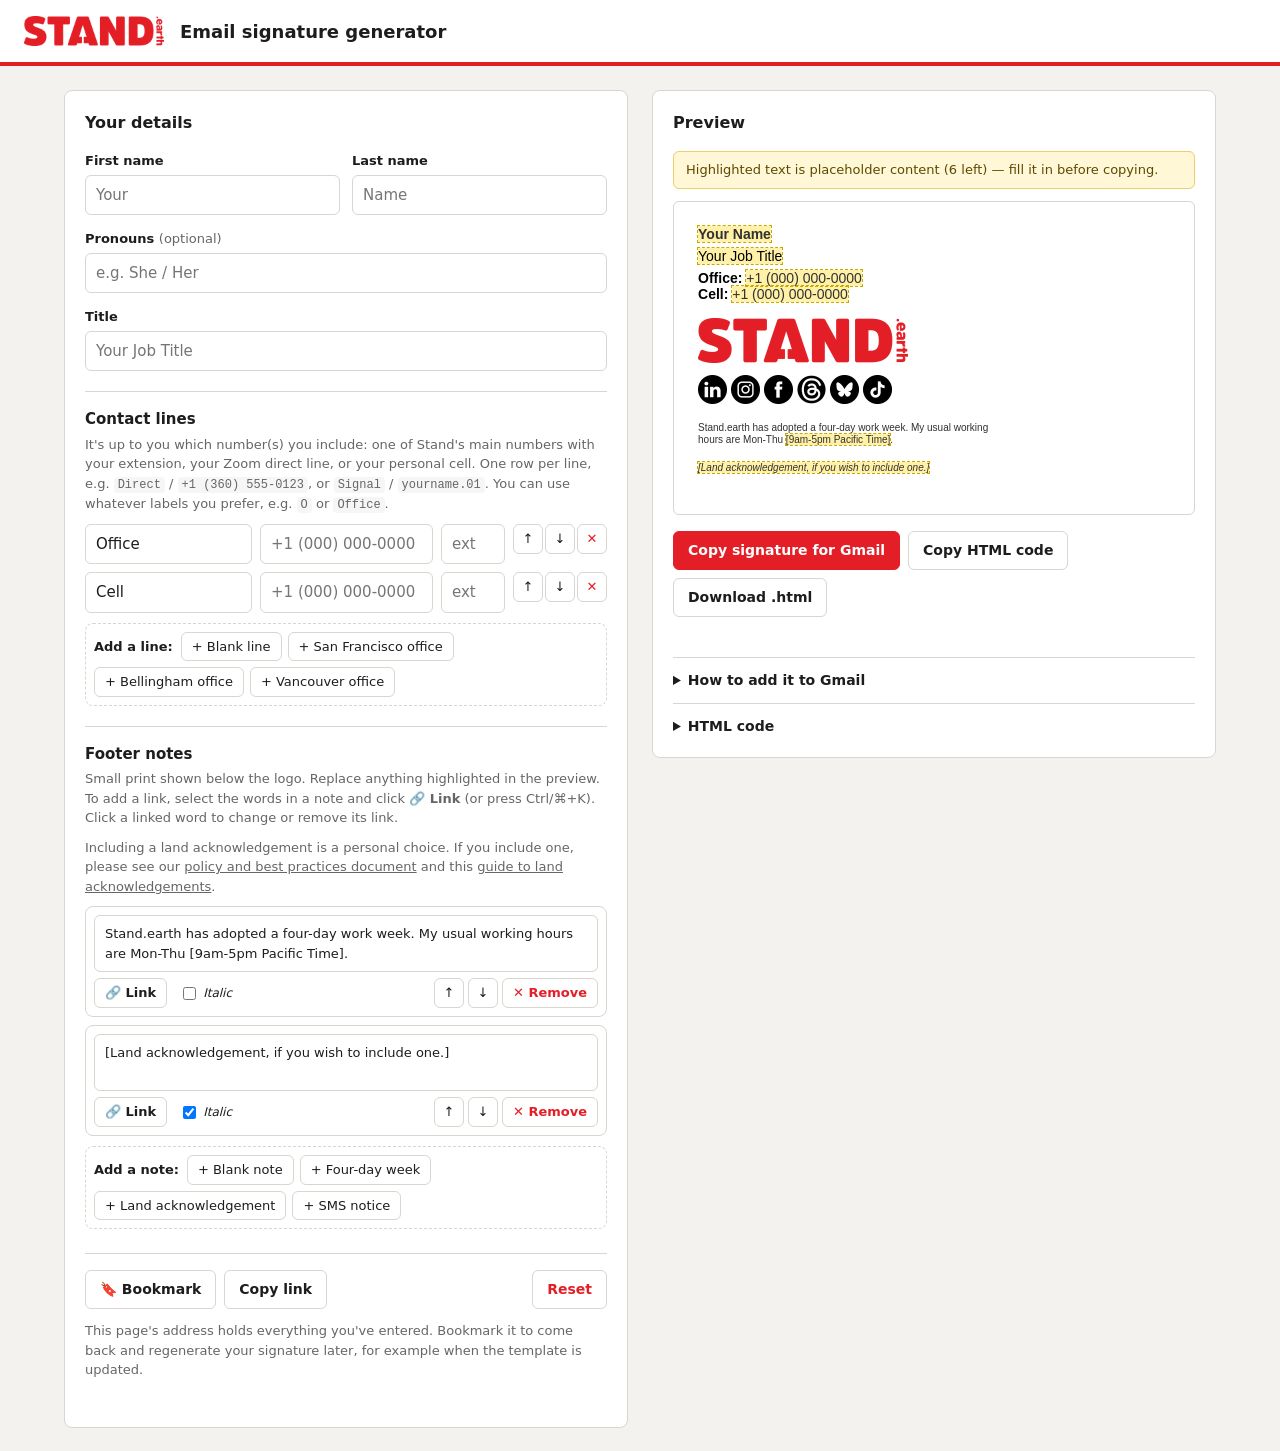
<file: index.html>
<!doctype html>
<html lang="en">
  <head>
    <meta charset="utf-8" />
    <meta name="viewport" content="width=device-width, initial-scale=1" />
    <title>Stand Email Signature</title>
    <link
      rel="icon"
      type="image/png"
      sizes="32x32"
      href="assets/img/favicon-32.png"
    />
    <link rel="apple-touch-icon" href="assets/img/apple-touch-icon.png" />
    <link rel="stylesheet" href="styles.css" />
  </head>
  <body>
    <header class="site-header">
      <img
        src="assets/img/stand-logo.png"
        width="140"
        height="30"
        alt="Stand.earth"
      />
      <h1>Email signature generator</h1>
    </header>

    <main class="layout">
      <form id="sig-form" class="panel form" autocomplete="on" novalidate>
        <h2>Your details</h2>

        <div class="field-pair">
          <label class="field">
            <span>First name</span>
            <input
              id="f-first-name"
              name="first_name"
              type="text"
              placeholder="Your"
              autocomplete="given-name"
            />
          </label>
          <label class="field">
            <span>Last name</span>
            <input
              id="f-last-name"
              name="last_name"
              type="text"
              placeholder="Name"
              autocomplete="family-name"
            />
          </label>
        </div>

        <label class="field">
          <span>Pronouns <em>(optional)</em></span>
          <input
            id="f-pronouns"
            name="pronouns"
            type="text"
            placeholder="e.g. She / Her"
            list="pronoun-options"
          />
          <datalist id="pronoun-options">
            <option value="She / Her"></option>
            <option value="He / Him"></option>
            <option value="They / Them"></option>
            <option value="She / They"></option>
            <option value="He / They"></option>
          </datalist>
        </label>

        <label class="field">
          <span>Title</span>
          <input
            id="f-title"
            name="title"
            type="text"
            placeholder="Your Job Title"
            autocomplete="organization-title"
          />
        </label>

        <fieldset class="group">
          <legend>Contact lines</legend>
          <p class="hint">
            It's up to you which number(s) you include: one of Stand's main
            numbers with your extension, your Zoom direct line, or your personal
            cell. One row per line, e.g. <code>Direct</code> /
            <code>+1 (360) 555-0123</code>, or <code>Signal</code> /
            <code>yourname.01</code>. You can use whatever labels you prefer,
            e.g. <code>O</code> or <code>Office</code>.
          </p>
          <div id="contacts" class="rows"></div>
          <div class="add-bar" role="group" aria-labelledby="add-line-label">
            <span class="add-bar-label" id="add-line-label">Add a line:</span>
            <button type="button" class="btn small add-btn" id="add-contact">
              + Blank line
            </button>
            <span id="office-buttons" class="add-bar-group"></span>
          </div>
        </fieldset>

        <fieldset class="group">
          <legend>Footer notes</legend>
          <p class="hint">
            Small print shown below the logo. Replace anything highlighted in
            the preview. To add a link, select the words in a note and click
            <strong>🔗 Link</strong> (or press Ctrl/⌘+K). Click a linked word to
            change or remove its link.
          </p>
          <p class="hint">
            Including a land acknowledgement is a personal choice. If you
            include one, please see our
            <a id="land-policy" target="_blank" rel="noopener"
              >policy and best practices document</a
            >
            and this
            <a id="land-guide" target="_blank" rel="noopener"
              >guide to land acknowledgements</a
            >.
          </p>
          <div id="notes" class="rows"></div>
          <div class="add-bar" role="group" aria-labelledby="add-note-label">
            <span class="add-bar-label" id="add-note-label">Add a note:</span>
            <button type="button" class="btn small add-btn" id="add-note">
              + Blank note
            </button>
            <button type="button" class="btn small add-btn" data-preset="workweek">
              + Four-day week
            </button>
            <button type="button" class="btn small add-btn" data-preset="land">
              + Land acknowledgement
            </button>
            <button type="button" class="btn small add-btn" data-preset="sms">
              + SMS notice
            </button>
          </div>
        </fieldset>

        <div class="form-footer">
          <div class="footer-actions">
            <button type="button" class="btn" id="bookmark">🔖 Bookmark</button>
            <button type="button" class="btn ghost" id="copy-link">
              Copy link
            </button>
          </div>
          <button type="button" class="btn ghost danger" id="reset">
            Reset
          </button>
        </div>
        <p class="hint footer-hint">
          This page's address holds everything you've entered. Bookmark it to
          come back and regenerate your signature later, for example when the
          template is updated.
        </p>
        <p id="footer-status" class="status" role="status" aria-live="polite"></p>
      </form>

      <section class="panel output" aria-labelledby="preview-heading">
        <h2 id="preview-heading">Preview</h2>
        <div id="warning" class="warning" hidden></div>
        <div class="preview-frame">
          <div id="preview" class="sig-preview"></div>
        </div>

        <div class="actions">
          <button type="button" class="btn primary" id="copy-rich">
            Copy signature for Gmail
          </button>
          <button type="button" class="btn" id="copy-html">
            Copy HTML code
          </button>
          <button type="button" class="btn" id="download">
            Download .html
          </button>
        </div>
        <p id="status" class="status" role="status" aria-live="polite"></p>

        <details class="help">
          <summary>How to add it to Gmail</summary>
          <ol>
            <li>Click <strong>Copy signature for Gmail</strong> above.</li>
            <li>
              In Gmail, open <strong>Settings</strong> (gear icon) →
              <strong>See all settings</strong> → <strong>General</strong>.
            </li>
            <li>
              Under <strong>Signature</strong>, click
              <strong>Create new</strong> (or select your existing one) and
              paste into the editor box.
            </li>
            <li>
              Scroll to the bottom and click <strong>Save Changes</strong>.
            </li>
          </ol>
          <p>
            For other email clients (Outlook, Apple Mail, etc.) use
            <strong>Download .html</strong> or <strong>Copy HTML code</strong>.
          </p>
        </details>

        <details class="help">
          <summary>HTML code</summary>
          <pre id="code" class="code"></pre>
        </details>
      </section>
    </main>

    <template id="contact-row">
      <div class="row contact-row">
        <input
          class="label-input"
          type="text"
          placeholder="Label"
          aria-label="Label"
        />
        <input
          class="value-input"
          type="text"
          placeholder="+1 (000) 000-0000"
          aria-label="Value"
        />
        <input
          class="ext-input"
          type="text"
          placeholder="ext"
          aria-label="Extension (optional)"
          title="Extension (optional)"
          inputmode="numeric"
        />
        <div class="row-tools">
          <button
            type="button"
            class="icon-btn"
            data-move="-1"
            aria-label="Move up"
            title="Move up"
          >
            ↑
          </button>
          <button
            type="button"
            class="icon-btn"
            data-move="1"
            aria-label="Move down"
            title="Move down"
          >
            ↓
          </button>
          <button
            type="button"
            class="icon-btn danger"
            data-remove
            aria-label="Remove line"
            title="Remove"
          >
            ✕
          </button>
        </div>
      </div>
    </template>

    <template id="note-row">
      <div class="row note-row">
        <div class="note-field">
          <div class="note-backdrop" aria-hidden="true">
            <div class="note-highlights"></div>
          </div>
          <textarea class="note-input" rows="2" aria-label="Note text"></textarea>
          <div class="link-bubble" role="dialog" aria-label="Link" hidden>
            <a class="link-bubble-url" target="_blank" rel="noopener"></a>
            <span class="link-bubble-actions">
              <button type="button" class="link-bubble-btn" data-link-edit>
                Edit
              </button>
              <button type="button" class="link-bubble-btn danger" data-unlink>
                Remove
              </button>
            </span>
            <span class="link-bubble-auto">added automatically</span>
          </div>
        </div>
        <div class="note-toolbar">
          <div class="note-format">
            <button
              type="button"
              class="btn small ghost"
              data-link
              title="Link the selected words (Ctrl/⌘+K)"
            >
              🔗 Link
            </button>
            <label class="italic-toggle"
              ><input type="checkbox" class="italic-input" />
              <em>Italic</em></label
            >
          </div>
          <div class="note-arrange">
            <button
              type="button"
              class="icon-btn"
              data-move="-1"
              aria-label="Move note up"
              title="Move up"
            >
              ↑
            </button>
            <button
              type="button"
              class="icon-btn"
              data-move="1"
              aria-label="Move note down"
              title="Move down"
            >
              ↓
            </button>
            <button
              type="button"
              class="btn small ghost danger"
              data-remove
              aria-label="Remove note"
            >
              ✕ Remove
            </button>
          </div>
        </div>
        <p class="link-msg" role="status" hidden></p>
        <div class="link-form" hidden>
          <label class="link-form-label">
            <span>Link “<span class="link-form-text"></span>” to</span>
            <input
              type="url"
              class="link-url"
              placeholder="https://…"
              inputmode="url"
              autocomplete="url"
            />
          </label>
          <button type="button" class="btn small" data-link-save>
            Add link
          </button>
          <button type="button" class="btn small ghost" data-link-cancel>
            Cancel
          </button>
        </div>
      </div>
    </template>

    <script src="vendor/libphonenumber-min.js"></script>
    <script src="phone.js"></script>
    <script src="config.js"></script>
    <script src="signature.js"></script>
    <script src="app.js"></script>
  </body>
</html>
</file>
<file: styles.css>
:root {
  --red: #e41e26;
  --red-dark: #b8151c;
  --bg: #f4f2ef;
  --panel: #ffffff;
  --text: #1d1d1d;
  --muted: #666;
  --border: #d9d5cf;
  --input-bg: #ffffff;
  --code-bg: #f6f6f6;
  --warn-bg: #fff7d6;
  --warn-border: #e8cf6a;
  --warn-text: #5c4a00;
  --ph-bg: #fff1a8;
  --link: #1a5fd0;
  --link-bg: rgba(26, 95, 208, 0.12);
  --radius: 8px;
}

@media (prefers-color-scheme: dark) {
  :root {
    --bg: #161514;
    --panel: #22201f;
    --text: #eeeae6;
    --muted: #a8a29c;
    --border: #3d3a37;
    --input-bg: #1a1918;
    --code-bg: #1a1918;
    --warn-bg: #3a3114;
    --warn-border: #6b5a1f;
    --warn-text: #f3e2a4;
    --link: #8ab4ff;
    --link-bg: rgba(138, 180, 255, 0.2);
  }
}

* {
  box-sizing: border-box;
}

body {
  margin: 0;
  background: var(--bg);
  color: var(--text);
  font: 15px/1.5 system-ui, -apple-system, "Segoe UI", Roboto, sans-serif;
}

.site-header {
  display: flex;
  align-items: center;
  gap: 16px;
  padding: 16px 24px;
  border-bottom: 4px solid var(--red);
  background: var(--panel);
}
.site-header h1 {
  margin: 0;
  font-size: 18px;
  font-weight: 600;
}

.layout {
  display: grid;
  grid-template-columns: minmax(0, 1fr) minmax(0, 1fr);
  gap: 24px;
  max-width: 1200px;
  margin: 0 auto;
  padding: 24px;
  align-items: start;
}
@media (max-width: 900px) {
  .layout {
    grid-template-columns: minmax(0, 1fr);
    padding: 16px;
  }
}

.panel {
  background: var(--panel);
  border: 1px solid var(--border);
  border-radius: var(--radius);
  padding: 20px;
}
.panel h2 {
  margin: 0 0 16px;
  font-size: 16px;
}
.output {
  position: sticky;
  top: 16px;
}
@media (max-width: 900px) {
  .output {
    position: static;
  }
}

.field {
  display: block;
  margin-bottom: 14px;
}
.field-pair {
  display: flex;
  gap: 12px;
}
.field-pair .field {
  flex: 1 1 0;
  min-width: 0;
}
.field > span {
  display: block;
  font-weight: 600;
  font-size: 13px;
  margin-bottom: 4px;
}
.field em,
.hint {
  font-weight: 400;
  font-style: normal;
  color: var(--muted);
  font-size: 13px;
}

input[type="text"],
input[type="url"],
textarea {
  width: 100%;
  padding: 8px 10px;
  border: 1px solid var(--border);
  border-radius: 6px;
  background: var(--input-bg);
  color: var(--text);
  font: inherit;
}
textarea {
  resize: vertical;
  font-size: 13px;
}
input:focus,
textarea:focus {
  outline: 2px solid var(--red);
  outline-offset: -1px;
  border-color: transparent;
}

.group {
  border: 0;
  border-top: 1px solid var(--border);
  margin: 20px 0 0;
  padding: 16px 0 0;
}
.group legend {
  font-weight: 600;
  padding: 0;
  float: left;
  width: 100%;
  margin-bottom: 4px;
}
.group legend + * {
  clear: both;
}
.hint {
  margin: 0 0 10px;
}
.hint a {
  color: inherit;
}
code {
  font-size: 12px;
  background: var(--code-bg);
  padding: 1px 4px;
  border-radius: 4px;
}

.rows {
  display: flex;
  flex-direction: column;
  gap: 8px;
  margin-bottom: 10px;
}
.row {
  display: flex;
  gap: 8px;
  align-items: flex-start;
}
.contact-row .label-input {
  flex: 0 0 32%;
}
.contact-row .value-input {
  flex: 1 1 auto;
  min-width: 0;
}
.contact-row .ext-input {
  flex: 0 0 64px;
  min-width: 0;
}
.note-main {
  flex: 1 1 auto;
  min-width: 0;
  display: flex;
  flex-direction: column;
  gap: 6px;
}
/* Note box: a plain textarea over a layer that draws the linked words.
   Both must lay text out identically, so they share every text metric. */
.note-field {
  position: relative;
}
.note-backdrop {
  position: absolute;
  inset: 0;
  overflow: hidden;
  border: 1px solid transparent;
  border-radius: 6px;
  background: var(--input-bg);
  pointer-events: none;
}
.note-highlights,
.note-field .note-input {
  font-family: inherit;
  font-size: 13px;
  line-height: 1.5;
  letter-spacing: normal;
  padding: 8px 10px;
  white-space: pre-wrap;
  overflow-wrap: break-word;
  word-break: normal;
}
.note-highlights {
  color: transparent;
}
.note-highlights mark {
  color: transparent;
  background: var(--link-bg);
  border-radius: 2px;
  text-decoration: underline;
  text-decoration-color: var(--link);
  text-decoration-thickness: 2px;
  text-underline-offset: 2px;
}
.note-highlights mark.auto {
  background: transparent;
  text-decoration-style: dotted;
}
.note-field .note-input {
  position: relative;
  display: block;
  background: transparent;
  resize: none;
  overflow: hidden;
}
.link-bubble {
  position: absolute;
  z-index: 5;
  display: flex;
  gap: 8px;
  align-items: center;
  max-width: 100%;
  padding: 4px 6px 4px 10px;
  background: var(--panel);
  border: 1px solid var(--border);
  border-radius: 8px;
  box-shadow: 0 4px 14px rgba(0, 0, 0, 0.15);
  font-size: 12px;
  white-space: nowrap;
}
.link-bubble-url {
  color: var(--link);
  overflow: hidden;
  text-overflow: ellipsis;
  min-width: 0;
}
.link-bubble-actions {
  display: flex;
  gap: 2px;
  flex-shrink: 0;
}
.link-bubble-btn {
  font: inherit;
  background: none;
  border: 0;
  border-radius: 4px;
  padding: 2px 6px;
  cursor: pointer;
  color: var(--text);
  font-weight: 600;
}
.link-bubble-btn:hover {
  background: var(--code-bg);
}
.link-bubble-btn.danger {
  color: var(--red);
}
.link-bubble-auto {
  color: var(--muted);
  font-style: italic;
  flex-shrink: 0;
}

/* Each note is a card: the box, then one toolbar with formatting on the
   left and arranging/removing on the right. */
.note-row {
  display: block;
  border: 1px solid var(--border);
  border-radius: 8px;
  padding: 8px;
}
.note-row > * + * {
  margin-top: 6px;
}
.note-toolbar {
  display: flex;
  flex-wrap: wrap;
  justify-content: space-between;
  align-items: center;
  gap: 8px;
}
.note-format,
.note-arrange {
  display: flex;
  align-items: center;
  gap: 4px;
}
.note-format {
  gap: 12px;
}

/* "Add a line: / Add a note:" bars under each list */
.add-bar {
  display: flex;
  flex-wrap: wrap;
  align-items: center;
  gap: 6px;
  padding: 8px;
  border: 1px dashed var(--border);
  border-radius: 8px;
}
.add-bar-group {
  display: contents;
}
.add-bar-label {
  font-size: 13px;
  font-weight: 600;
  margin-right: 2px;
}
.btn.add-btn {
  background: transparent;
  font-weight: 500;
}
.link-msg {
  margin: 0;
  font-size: 12px;
  color: var(--warn-text);
  background: var(--warn-bg);
  border: 1px solid var(--warn-border);
  border-radius: 6px;
  padding: 4px 8px;
}
.link-form {
  display: flex;
  flex-wrap: wrap;
  gap: 6px;
  align-items: center;
  font-size: 13px;
}
.link-form[hidden],
.link-msg[hidden],
.link-bubble[hidden],
.link-bubble [hidden] {
  display: none;
}
.link-form-label {
  display: flex;
  flex-wrap: wrap;
  align-items: center;
  gap: 6px;
  flex: 1 1 100%;
}
.link-form-text {
  font-weight: 600;
}
.link-url {
  flex: 1 1 200px;
  padding: 4px 8px !important;
}
.link-url[aria-invalid="true"] {
  border-color: var(--red);
}
.row-tools {
  display: flex;
  gap: 2px;
  align-items: center;
  flex-shrink: 0;
}
.italic-toggle {
  font-size: 12px;
  white-space: nowrap;
  display: flex;
  gap: 4px;
  align-items: center;
}

.btn,
.icon-btn {
  font: inherit;
  cursor: pointer;
  border-radius: 6px;
  border: 1px solid var(--border);
  background: var(--panel);
  color: var(--text);
}
.btn {
  padding: 8px 14px;
  font-weight: 600;
  font-size: 14px;
}
.btn.small {
  padding: 4px 10px;
  font-size: 13px;
}
.btn:hover,
.icon-btn:hover {
  border-color: var(--muted);
}
.btn.primary {
  background: var(--red);
  border-color: var(--red);
  color: #fff;
}
.btn.primary:hover {
  background: var(--red-dark);
  border-color: var(--red-dark);
}
.btn.ghost {
  background: transparent;
}
.btn.danger,
.icon-btn.danger {
  color: var(--red);
}
.icon-btn {
  width: 30px;
  height: 30px;
  padding: 0;
  font-size: 13px;
  background: transparent;
}

@media (max-width: 520px) {
  .panel {
    padding: 14px;
  }
  .row,
  .row-tools {
    gap: 4px;
  }
  .contact-row {
    flex-wrap: wrap;
  }
  .contact-row .label-input {
    flex-basis: 30%;
  }
  .contact-row .value-input {
    flex-basis: 55%;
  }
  .contact-row .row-tools {
    margin-left: auto;
  }
  .icon-btn {
    width: 26px;
  }
  .preview-frame {
    padding: 12px;
  }
}


.footer-actions {
  display: flex;
  flex-wrap: wrap;
  gap: 8px;
}
.footer-hint {
  margin: 12px 0 0;
}
.form-footer {
  display: flex;
  justify-content: space-between;
  gap: 8px;
  margin-top: 24px;
  padding-top: 16px;
  border-top: 1px solid var(--border);
}

/* The preview is always white, like an email body. */
.preview-frame {
  background: #fff;
  border: 1px solid var(--border);
  border-radius: 6px;
  padding: 24px;
  overflow-x: auto;
}
.sig-preview .ph {
  background: var(--ph-bg);
  outline: 1px dashed #c9a800;
}

.warning {
  background: var(--warn-bg);
  border: 1px solid var(--warn-border);
  color: var(--warn-text);
  border-radius: 6px;
  padding: 8px 12px;
  margin-bottom: 12px;
  font-size: 13px;
}
.warning p {
  margin: 0;
}
.warning p + p {
  margin-top: 4px;
}

.actions {
  display: flex;
  flex-wrap: wrap;
  gap: 8px;
  margin-top: 16px;
}
.status {
  min-height: 1.5em;
  margin: 8px 0 0;
  font-size: 13px;
  color: #1f7a3a;
}
.status.error {
  color: var(--red);
}
@media (prefers-color-scheme: dark) {
  .status {
    color: #6fd28f;
  }
}

.help {
  margin-top: 12px;
  border-top: 1px solid var(--border);
  padding-top: 12px;
  font-size: 14px;
}
.help summary {
  cursor: pointer;
  font-weight: 600;
}
.help ol {
  padding-left: 20px;
}
.code {
  background: var(--code-bg);
  border: 1px solid var(--border);
  border-radius: 6px;
  padding: 12px;
  font-size: 11px;
  max-height: 320px;
  overflow: auto;
  white-space: pre-wrap;
  word-break: break-all;
}
</file>
